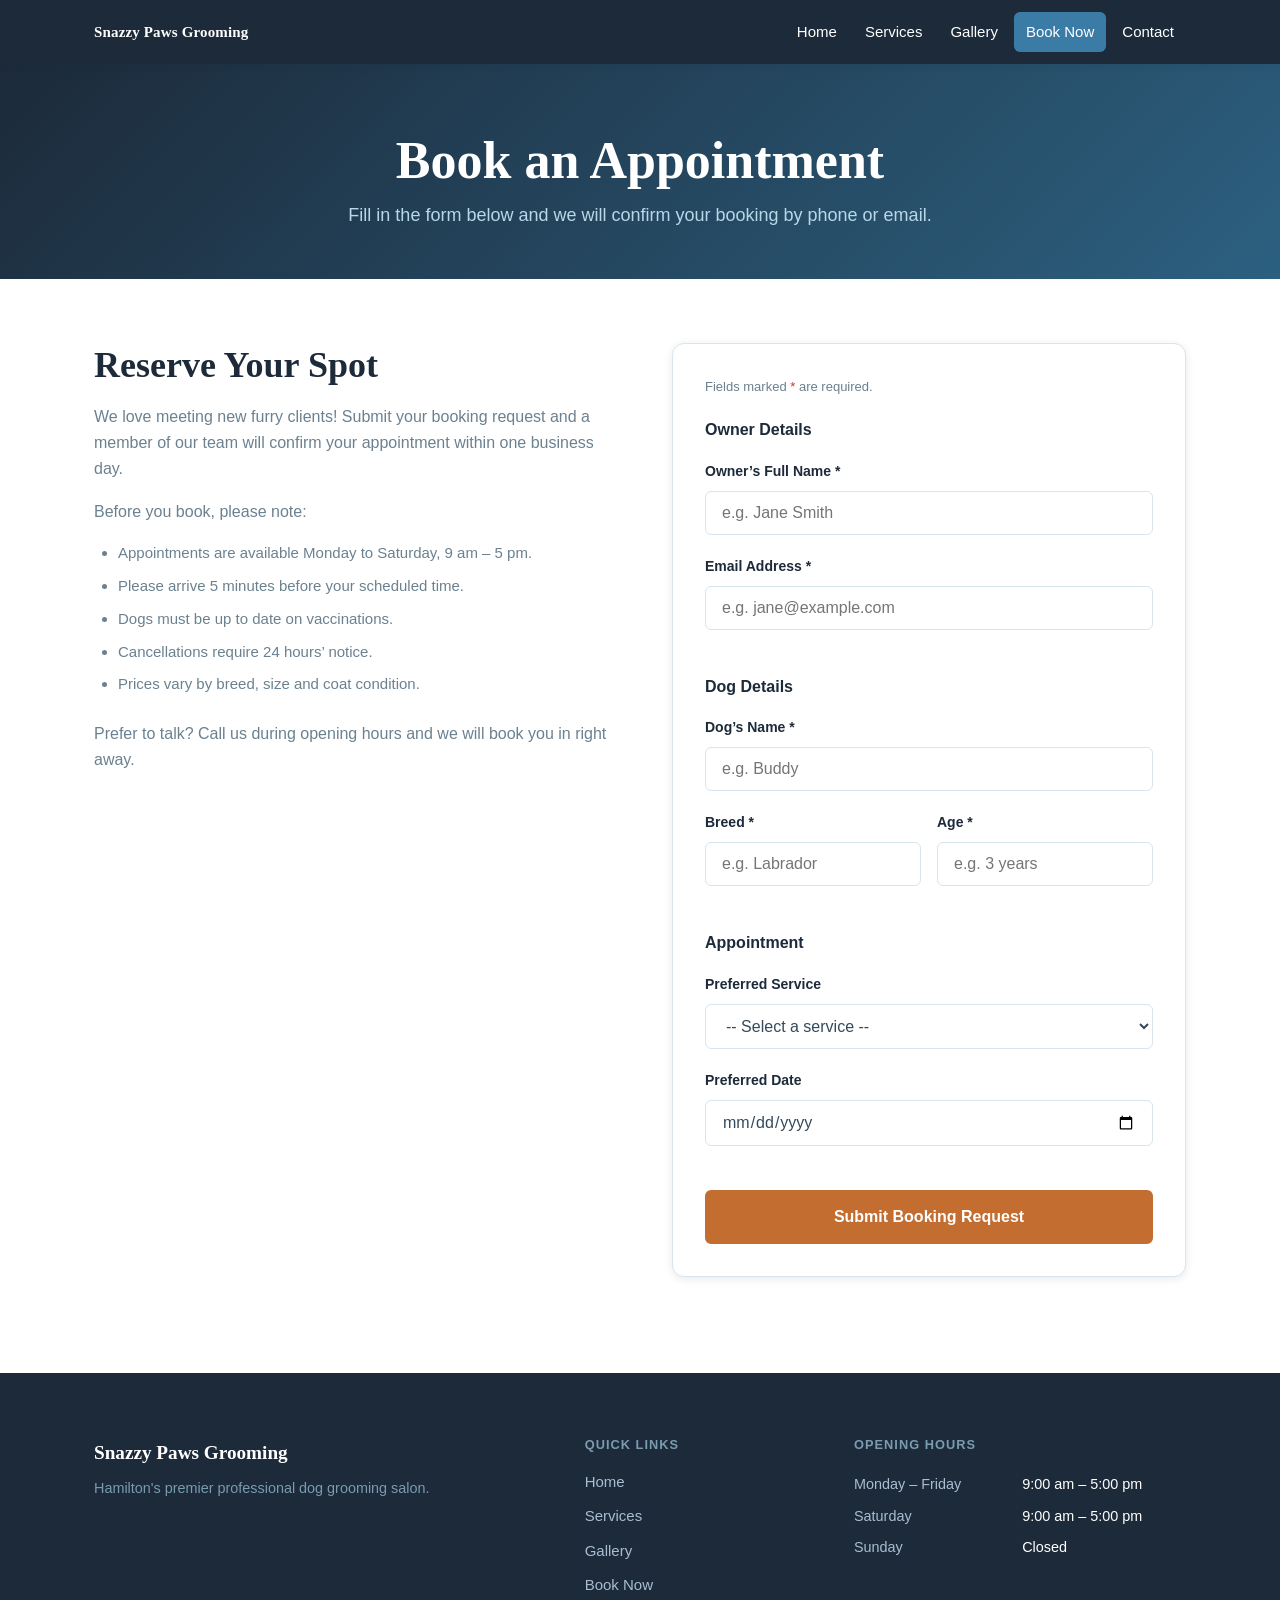
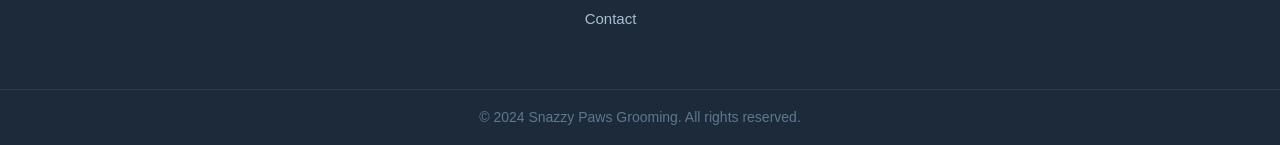
<file: booking.html>
<!DOCTYPE html>
<html lang="en">
  <head>
    <meta charset="UTF-8">
    <meta name="viewport" content="width=device-width, initial-scale=1.0">
    <meta name="description" content="Book a dog grooming appointment online at Snazzy Paws Grooming in Hamilton.">
    <title>Book an Appointment | Snazzy Paws Grooming</title>
    <link rel="stylesheet" href="css/styles.min.css">
  </head>
  <body>

    <a href="#main-content" class="skip-link">Skip to main content</a>

    <!-- ====== HEADER ====== -->
    <header>
      <div class="container header-inner">

        <input type="checkbox" id="nav-check" class="nav-check" aria-hidden="true">
        <label for="nav-check" class="nav-toggle" aria-label="Toggle navigation menu">
          <span></span>
          <span></span>
          <span></span>
        </label>

        <nav aria-label="Primary navigation">
          <a href="index.html" class="logo" aria-label="Snazzy Paws Grooming — go to home page">
            Snazzy Paws Grooming
          </a>
          <ul>
            <li><a href="index.html">Home</a></li>
            <li><a href="services.html">Services</a></li>
            <li><a href="gallery.html">Gallery</a></li>
            <li><a href="booking.html" aria-current="page">Book Now</a></li>
            <li><a href="contact.html">Contact</a></li>
          </ul>
        </nav>

      </div>
    </header>

    <!-- ====== MAIN ====== -->
    <main id="main-content">

      <!-- Page Banner -->
      <section class="page-banner" aria-labelledby="page-title">
        <div class="container">
          <h1 id="page-title">Book an Appointment</h1>
          <p>Fill in the form below and we will confirm your booking by phone or email.</p>
        </div>
      </section>

      <!-- Booking Form -->
      <section class="form-section" aria-labelledby="booking-heading">
        <div class="container">
          <div class="form-layout">

            <!-- Left: intro info -->
            <div class="form-intro">
              <h2 id="booking-heading">Reserve Your Spot</h2>
              <p>
                We love meeting new furry clients! Submit your booking request
                and a member of our team will confirm your appointment within
                one business day.
              </p>
              <p>Before you book, please note:</p>
              <ul>
                <li>Appointments are available Monday to Saturday, 9 am &ndash; 5 pm.</li>
                <li>Please arrive 5 minutes before your scheduled time.</li>
                <li>Dogs must be up to date on vaccinations.</li>
                <li>Cancellations require 24 hours&rsquo; notice.</li>
                <li>Prices vary by breed, size and coat condition.</li>
              </ul>
              <p style="margin-top: 1.5rem;">
                Prefer to talk? Call us during opening hours and we will book
                you in right away.
              </p>
            </div>

            <!-- Right: form card -->
            <div class="card-form">
              <form
                action="#"
                method="post"
                novalidate
                aria-label="Booking request form"
              >
                <p class="required-note">
                  Fields marked <span aria-hidden="true">*</span>
                  <span class="visually-hidden">with an asterisk</span> are required.
                </p>

                <!-- Owner details -->
                <fieldset style="border:none; padding:0; margin-bottom:1.5rem;">
                  <legend style="font-weight:700; color:var(--clr-dark); font-size:1rem; margin-bottom:1rem;">
                    Owner Details
                  </legend>

                  <div class="form-group">
                    <label for="owner-name">Owner&rsquo;s Full Name <span aria-hidden="true">*</span></label>
                    <input
                      type="text"
                      id="owner-name"
                      name="owner_name"
                      autocomplete="name"
                      required
                      aria-required="true"
                      placeholder="e.g. Jane Smith"
                    >
                  </div>

                  <div class="form-group">
                    <label for="owner-email">Email Address <span aria-hidden="true">*</span></label>
                    <input
                      type="email"
                      id="owner-email"
                      name="owner_email"
                      autocomplete="email"
                      required
                      aria-required="true"
                      placeholder="e.g. jane@example.com"
                    >
                  </div>

                </fieldset>

                <!-- Dog details -->
                <fieldset style="border:none; padding:0; margin-bottom:1.5rem;">
                  <legend style="font-weight:700; color:var(--clr-dark); font-size:1rem; margin-bottom:1rem;">
                    Dog Details
                  </legend>

                  <div class="form-group">
                    <label for="dog-name">Dog&rsquo;s Name <span aria-hidden="true">*</span></label>
                    <input
                      type="text"
                      id="dog-name"
                      name="dog_name"
                      required
                      aria-required="true"
                      placeholder="e.g. Buddy"
                    >
                  </div>

                  <div class="form-row">
                    <div class="form-group">
                      <label for="dog-breed">Breed <span aria-hidden="true">*</span></label>
                      <input
                        type="text"
                        id="dog-breed"
                        name="dog_breed"
                        required
                        aria-required="true"
                        placeholder="e.g. Labrador"
                      >
                    </div>

                    <div class="form-group">
                      <label for="dog-age">Age <span aria-hidden="true">*</span></label>
                      <input
                        type="text"
                        id="dog-age"
                        name="dog_age"
                        required
                        aria-required="true"
                        placeholder="e.g. 3 years"
                      >
                    </div>
                  </div>

                </fieldset>

                <!-- Appointment details -->
                <fieldset style="border:none; padding:0; margin-bottom:1.5rem;">
                  <legend style="font-weight:700; color:var(--clr-dark); font-size:1rem; margin-bottom:1rem;">
                    Appointment
                  </legend>

                  <div class="form-group">
                    <label for="service">Preferred Service</label>
                    <select id="service" name="service">
                      <option value="">-- Select a service --</option>
                      <option value="bath-brush">Bath &amp; Brush ($25 &ndash; $50)</option>
                      <option value="haircut">Haircut ($45 &ndash; $85)</option>
                      <option value="nail-trim">Nail Trim ($10 &ndash; $20)</option>
                      <option value="ear-cleaning">Ear Cleaning ($10 &ndash; $15)</option>
                      <option value="teeth-brushing">Teeth Brushing ($10 &ndash; $15)</option>
                      <option value="spa-package">Spa Package ($75 &ndash; $150)</option>
                      <option value="puppy-package">Puppy Package ($30 &ndash; $60)</option>
                      <option value="senior-package">Senior Dog Package ($40 &ndash; $80)</option>
                      <option value="full-grooming">Full Grooming Package ($60 &ndash; $120)</option>
                      <option value="other">Other / Not Sure</option>
                    </select>
                  </div>

                  <div class="form-group">
                    <label for="preferred-date">Preferred Date</label>
                    <input
                      type="date"
                      id="preferred-date"
                      name="preferred_date"
                    >
                  </div>

                </fieldset>

                <button type="submit" class="btn btn-primary form-submit">
                  Submit Booking Request
                </button>

              </form>
            </div><!-- /.card-form -->

          </div><!-- /.form-layout -->
        </div>
      </section>

    </main>

    <!-- ====== FOOTER ====== -->
    <footer>
      <div class="container footer-inner">

        <div class="footer-brand">
          <strong>Snazzy Paws Grooming</strong>
          <p>Hamilton's premier professional dog grooming salon.</p>
        </div>

        <nav class="footer-nav" aria-label="Footer navigation">
          <h3>Quick Links</h3>
          <ul>
            <li><a href="index.html">Home</a></li>
            <li><a href="services.html">Services</a></li>
            <li><a href="gallery.html">Gallery</a></li>
            <li><a href="booking.html">Book Now</a></li>
            <li><a href="contact.html">Contact</a></li>
          </ul>
        </nav>

        <div class="footer-hours-col">
          <h3>Opening Hours</h3>
          <table class="hours-table" aria-label="Salon opening hours">
            <tbody>
              <tr>
                <td>Monday &ndash; Friday</td>
                <td>9:00 am &ndash; 5:00 pm</td>
              </tr>
              <tr>
                <td>Saturday</td>
                <td>9:00 am &ndash; 5:00 pm</td>
              </tr>
              <tr>
                <td>Sunday</td>
                <td>Closed</td>
              </tr>
            </tbody>
          </table>
        </div>

      </div>
      <div class="footer-bottom">
        <p>&copy; 2024 Snazzy Paws Grooming. All rights reserved.</p>
      </div>
    </footer>

  </body>
</html>
</file>
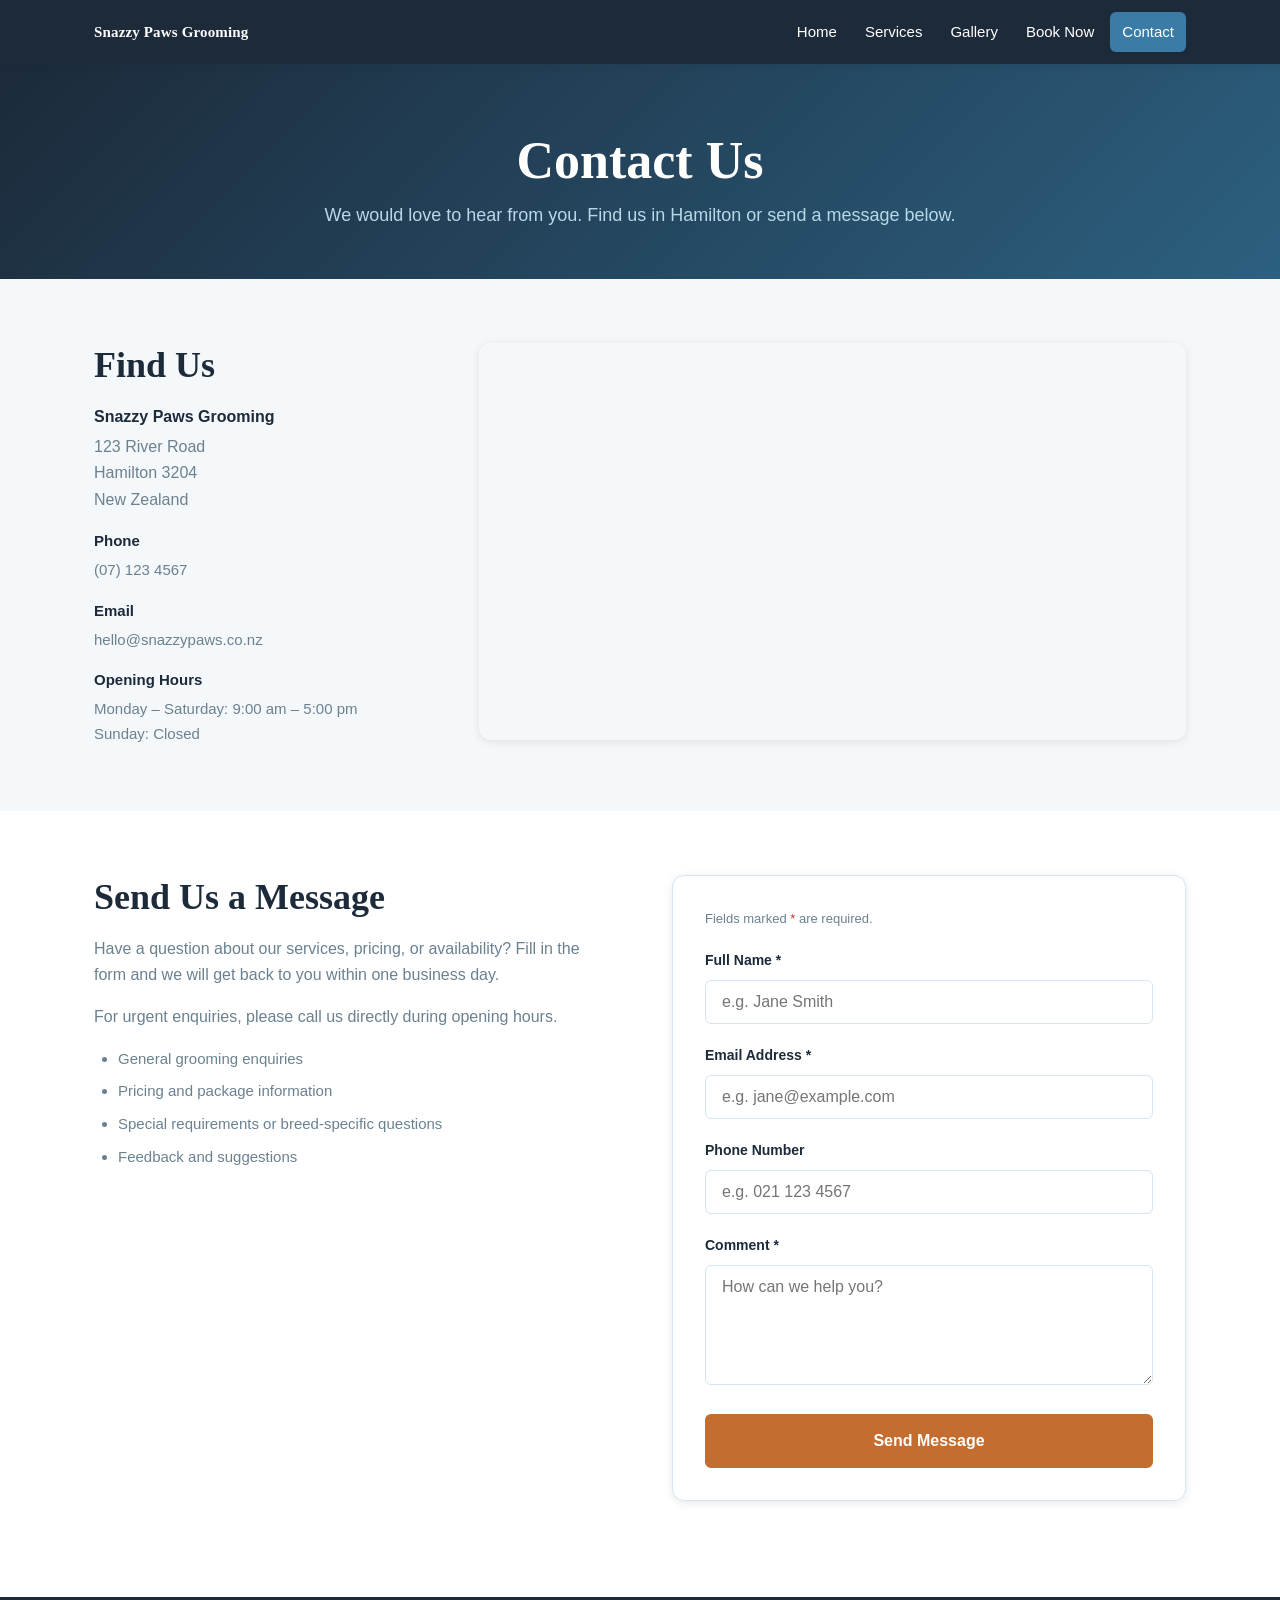
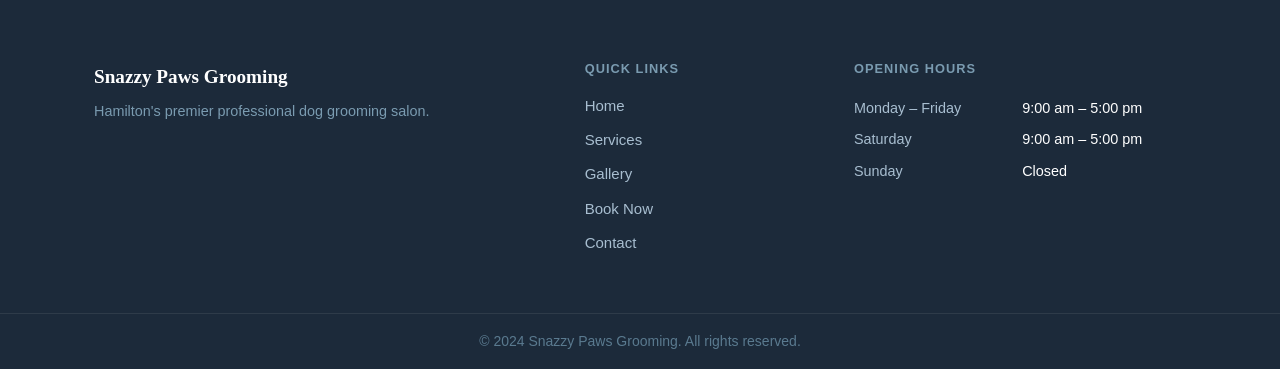
<file: contact.html>
<!DOCTYPE html>
<html lang="en">
  <head>
    <meta charset="UTF-8">
    <meta name="viewport" content="width=device-width, initial-scale=1.0">
    <meta name="description" content="Contact Snazzy Paws Grooming in Hamilton. Find our location, opening hours, and send us a message.">
    <title>Contact Us | Snazzy Paws Grooming</title>
    <link rel="stylesheet" href="css/styles.min.css">
  </head>
  <body>

    <a href="#main-content" class="skip-link">Skip to main content</a>

    <!-- ====== HEADER ====== -->
    <header>
      <div class="container header-inner">

        <input type="checkbox" id="nav-check" class="nav-check" aria-hidden="true">
        <label for="nav-check" class="nav-toggle" aria-label="Toggle navigation menu">
          <span></span>
          <span></span>
          <span></span>
        </label>

        <nav aria-label="Primary navigation">
          <a href="index.html" class="logo" aria-label="Snazzy Paws Grooming — go to home page">
            Snazzy Paws Grooming
          </a>
          <ul>
            <li><a href="index.html">Home</a></li>
            <li><a href="services.html">Services</a></li>
            <li><a href="gallery.html">Gallery</a></li>
            <li><a href="booking.html">Book Now</a></li>
            <li><a href="contact.html" aria-current="page">Contact</a></li>
          </ul>
        </nav>

      </div>
    </header>

    <!-- ====== MAIN ====== -->
    <main id="main-content">

      <!-- Page Banner -->
      <section class="page-banner" aria-labelledby="page-title">
        <div class="container">
          <h1 id="page-title">Contact Us</h1>
          <p>We would love to hear from you. Find us in Hamilton or send a message below.</p>
        </div>
      </section>

      <!-- Map Section -->
      <section class="map-section" aria-labelledby="location-heading">
        <div class="container">
          <div class="map-inner">

            <div class="map-details">
              <h2 id="location-heading">Find Us</h2>

              <address>
                <strong>Snazzy Paws Grooming</strong>
                123 River Road<br>
                Hamilton 3204<br>
                New Zealand
              </address>

              <p>
                <strong>Phone</strong>
                (07) 123 4567
              </p>

              <p>
                <strong>Email</strong>
                hello@snazzypaws.co.nz
              </p>

              <p>
                <strong>Opening Hours</strong>
                Monday &ndash; Saturday: 9:00 am &ndash; 5:00 pm<br>
                Sunday: Closed
              </p>
            </div>

            <div class="map-embed">
              <iframe
                src="https://www.google.com/maps/embed?pb=!1m18!1m12!1m3!1d3161.6!2d175.2791388!3d-37.7869966!2m3!1f0!2f0!3f0!3m2!1i1024!2i768!4f13.1!3m3!1m2!1s0x6d6d18c823d97769%3A0x500ef8684799420!2sHamilton%2C%20New%20Zealand!5e0!3m2!1sen!2snz!4v1700000000000"
                allowfullscreen=""
                loading="lazy"
                referrerpolicy="no-referrer-when-downgrade"
                title="Map showing Snazzy Paws Grooming location in Hamilton, New Zealand"
              ></iframe>
            </div>

          </div>
        </div>
      </section>

      <!-- Contact Form -->
      <section class="form-section" aria-labelledby="contact-heading">
        <div class="container">
          <div class="form-layout">

            <!-- Left: intro -->
            <div class="form-intro">
              <h2 id="contact-heading">Send Us a Message</h2>
              <p>
                Have a question about our services, pricing, or availability?
                Fill in the form and we will get back to you within one business day.
              </p>
              <p>
                For urgent enquiries, please call us directly during opening hours.
              </p>
              <ul>
                <li>General grooming enquiries</li>
                <li>Pricing and package information</li>
                <li>Special requirements or breed-specific questions</li>
                <li>Feedback and suggestions</li>
              </ul>
            </div>

            <!-- Right: form card -->
            <div class="card-form">
              <form
                action="#"
                method="post"
                novalidate
                aria-label="Contact form"
              >
                <p class="required-note">
                  Fields marked <span aria-hidden="true">*</span>
                  <span class="visually-hidden">with an asterisk</span> are required.
                </p>

                <div class="form-group">
                  <label for="contact-name">Full Name <span aria-hidden="true">*</span></label>
                  <input
                    type="text"
                    id="contact-name"
                    name="name"
                    autocomplete="name"
                    required
                    aria-required="true"
                    placeholder="e.g. Jane Smith"
                  >
                </div>

                <div class="form-group">
                  <label for="contact-email">Email Address <span aria-hidden="true">*</span></label>
                  <input
                    type="email"
                    id="contact-email"
                    name="email"
                    autocomplete="email"
                    required
                    aria-required="true"
                    placeholder="e.g. jane@example.com"
                  >
                </div>

                <div class="form-group">
                  <label for="contact-phone">Phone Number</label>
                  <input
                    type="tel"
                    id="contact-phone"
                    name="phone"
                    autocomplete="tel"
                    placeholder="e.g. 021 123 4567"
                  >
                </div>

                <div class="form-group">
                  <label for="contact-comment">Comment <span aria-hidden="true">*</span></label>
                  <textarea
                    id="contact-comment"
                    name="comment"
                    required
                    aria-required="true"
                    placeholder="How can we help you?"
                  ></textarea>
                </div>

                <button type="submit" class="btn btn-primary form-submit">
                  Send Message
                </button>

              </form>
            </div><!-- /.card-form -->

          </div><!-- /.form-layout -->
        </div>
      </section>

    </main>

    <!-- ====== FOOTER ====== -->
    <footer>
      <div class="container footer-inner">

        <div class="footer-brand">
          <strong>Snazzy Paws Grooming</strong>
          <p>Hamilton's premier professional dog grooming salon.</p>
        </div>

        <nav class="footer-nav" aria-label="Footer navigation">
          <h3>Quick Links</h3>
          <ul>
            <li><a href="index.html">Home</a></li>
            <li><a href="services.html">Services</a></li>
            <li><a href="gallery.html">Gallery</a></li>
            <li><a href="booking.html">Book Now</a></li>
            <li><a href="contact.html">Contact</a></li>
          </ul>
        </nav>

        <div class="footer-hours-col">
          <h3>Opening Hours</h3>
          <table class="hours-table" aria-label="Salon opening hours">
            <tbody>
              <tr>
                <td>Monday &ndash; Friday</td>
                <td>9:00 am &ndash; 5:00 pm</td>
              </tr>
              <tr>
                <td>Saturday</td>
                <td>9:00 am &ndash; 5:00 pm</td>
              </tr>
              <tr>
                <td>Sunday</td>
                <td>Closed</td>
              </tr>
            </tbody>
          </table>
        </div>

      </div>
      <div class="footer-bottom">
        <p>&copy; 2024 Snazzy Paws Grooming. All rights reserved.</p>
      </div>
    </footer>

  </body>
</html>
</file>
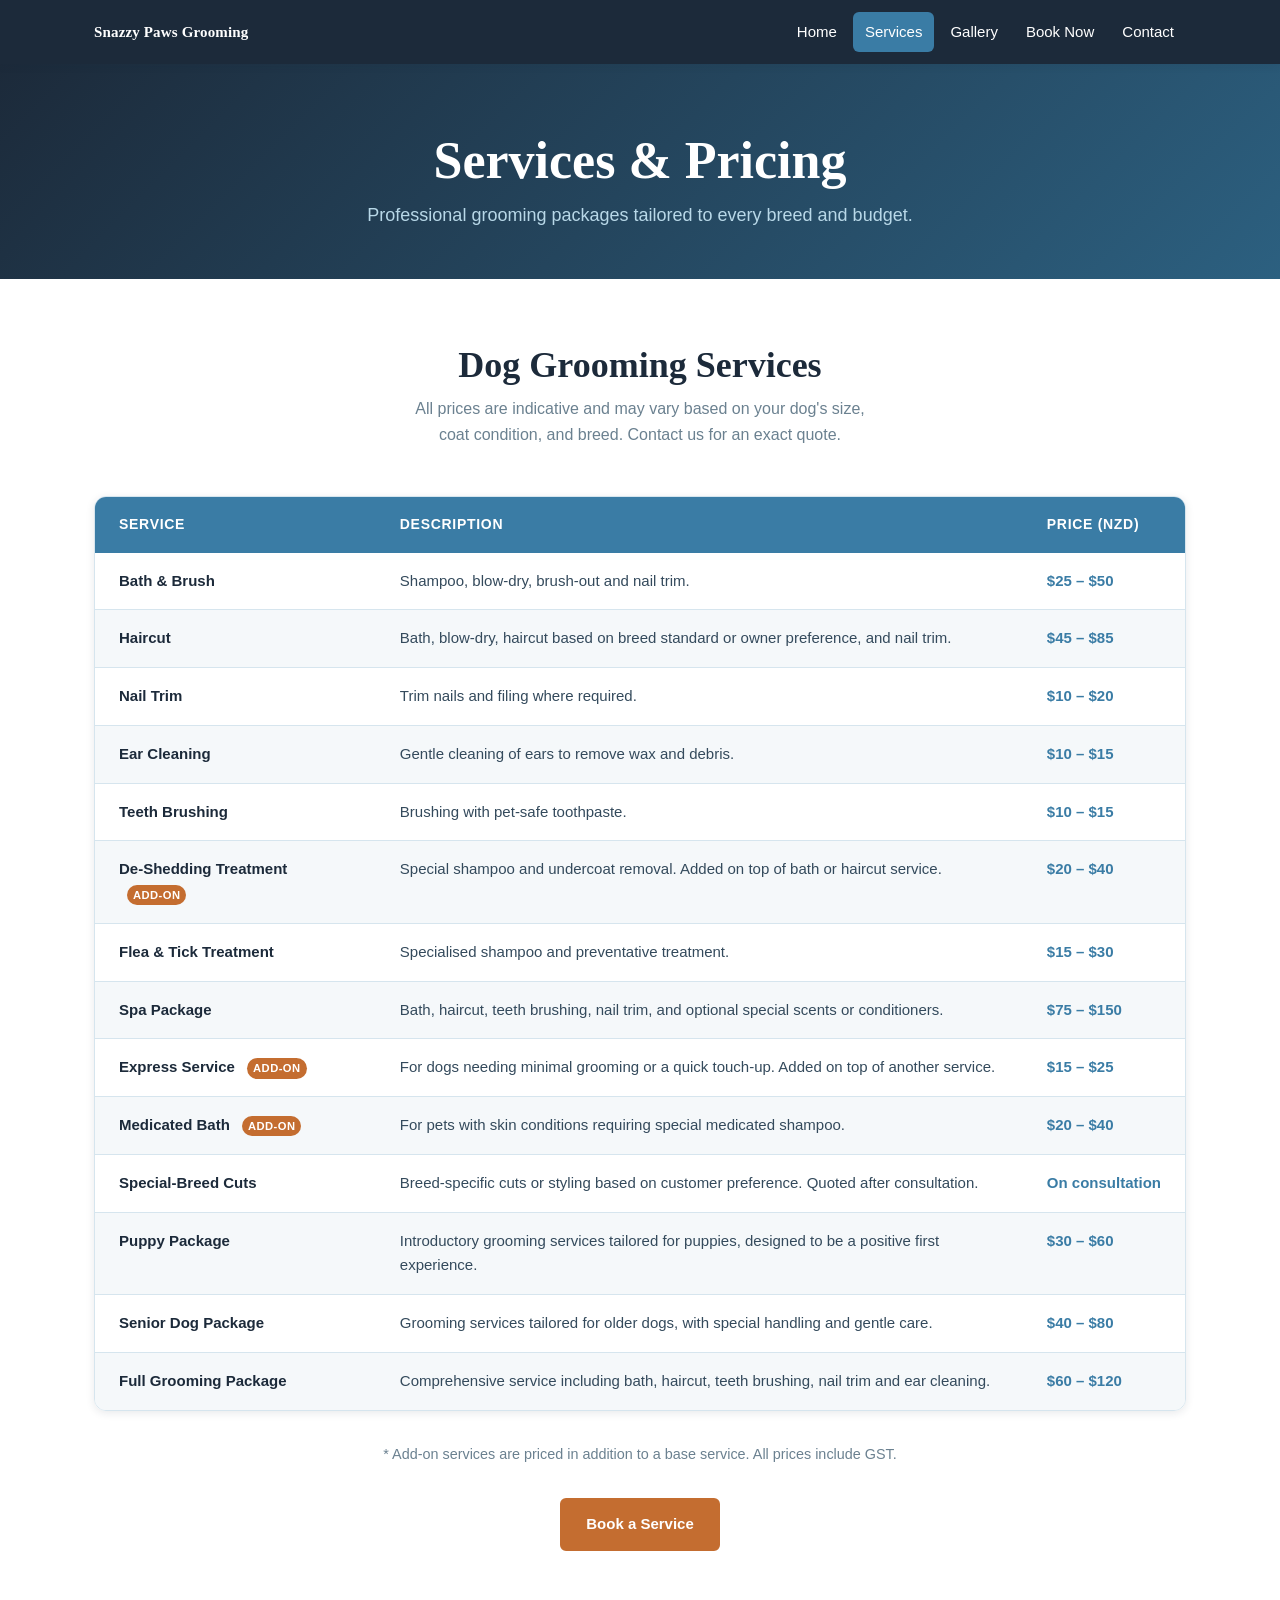
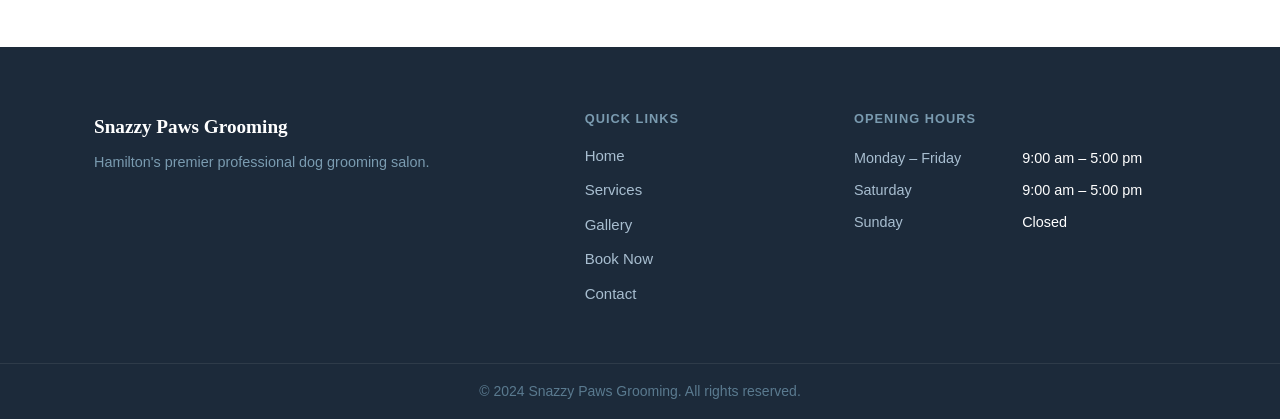
<file: services.html>
<!DOCTYPE html>
<html lang="en">
  <head>
    <meta charset="UTF-8">
    <meta name="viewport" content="width=device-width, initial-scale=1.0">
    <meta name="description" content="Snazzy Paws Grooming services and pricing — baths, haircuts, nail trims, spa packages and more.">
    <title>Services &amp; Pricing | Snazzy Paws Grooming</title>
    <link rel="stylesheet" href="css/styles.min.css">
  </head>
  <body>

    <a href="#main-content" class="skip-link">Skip to main content</a>

    <!-- ====== HEADER ====== -->
    <header>
      <div class="container header-inner">

        <input type="checkbox" id="nav-check" class="nav-check" aria-hidden="true">
        <label for="nav-check" class="nav-toggle" aria-label="Toggle navigation menu">
          <span></span>
          <span></span>
          <span></span>
        </label>

        <nav aria-label="Primary navigation">
          <a href="index.html" class="logo" aria-label="Snazzy Paws Grooming — go to home page">
            Snazzy Paws Grooming
          </a>
          <ul>
            <li><a href="index.html">Home</a></li>
            <li><a href="services.html" aria-current="page">Services</a></li>
            <li><a href="gallery.html">Gallery</a></li>
            <li><a href="booking.html">Book Now</a></li>
            <li><a href="contact.html">Contact</a></li>
          </ul>
        </nav>

      </div>
    </header>

    <!-- ====== MAIN ====== -->
    <main id="main-content">

      <!-- Page Banner -->
      <section class="page-banner" aria-labelledby="page-title">
        <div class="container">
          <h1 id="page-title">Services &amp; Pricing</h1>
          <p>Professional grooming packages tailored to every breed and budget.</p>
        </div>
      </section>

      <!-- Services Table -->
      <section class="services-section" aria-labelledby="services-table-heading">
        <div class="container">

          <h2 id="services-table-heading" class="section-heading">Dog Grooming Services</h2>
          <p class="section-lead">
            All prices are indicative and may vary based on your dog's size, coat condition,
            and breed. Contact us for an exact quote.
          </p>

          <div class="table-wrapper">
            <table class="services-table" aria-label="Grooming services and pricing">
              <thead>
                <tr>
                  <th scope="col">Service</th>
                  <th scope="col">Description</th>
                  <th scope="col">Price (NZD)</th>
                </tr>
              </thead>
              <tbody>
                <tr>
                  <td>Bath &amp; Brush</td>
                  <td>Shampoo, blow-dry, brush-out and nail trim.</td>
                  <td>$25 &ndash; $50</td>
                </tr>
                <tr>
                  <td>Haircut</td>
                  <td>
                    Bath, blow-dry, haircut based on breed standard or
                    owner preference, and nail trim.
                  </td>
                  <td>$45 &ndash; $85</td>
                </tr>
                <tr>
                  <td>Nail Trim</td>
                  <td>Trim nails and filing where required.</td>
                  <td>$10 &ndash; $20</td>
                </tr>
                <tr>
                  <td>Ear Cleaning</td>
                  <td>Gentle cleaning of ears to remove wax and debris.</td>
                  <td>$10 &ndash; $15</td>
                </tr>
                <tr>
                  <td>Teeth Brushing</td>
                  <td>Brushing with pet-safe toothpaste.</td>
                  <td>$10 &ndash; $15</td>
                </tr>
                <tr>
                  <td>
                    De-Shedding Treatment
                    <span class="badge-addon">Add-on</span>
                  </td>
                  <td>
                    Special shampoo and undercoat removal.
                    Added on top of bath or haircut service.
                  </td>
                  <td>$20 &ndash; $40</td>
                </tr>
                <tr>
                  <td>Flea &amp; Tick Treatment</td>
                  <td>Specialised shampoo and preventative treatment.</td>
                  <td>$15 &ndash; $30</td>
                </tr>
                <tr>
                  <td>Spa Package</td>
                  <td>
                    Bath, haircut, teeth brushing, nail trim, and
                    optional special scents or conditioners.
                  </td>
                  <td>$75 &ndash; $150</td>
                </tr>
                <tr>
                  <td>
                    Express Service
                    <span class="badge-addon">Add-on</span>
                  </td>
                  <td>
                    For dogs needing minimal grooming or a quick touch-up.
                    Added on top of another service.
                  </td>
                  <td>$15 &ndash; $25</td>
                </tr>
                <tr>
                  <td>
                    Medicated Bath
                    <span class="badge-addon">Add-on</span>
                  </td>
                  <td>
                    For pets with skin conditions requiring special
                    medicated shampoo.
                  </td>
                  <td>$20 &ndash; $40</td>
                </tr>
                <tr>
                  <td>Special-Breed Cuts</td>
                  <td>
                    Breed-specific cuts or styling based on customer
                    preference. Quoted after consultation.
                  </td>
                  <td>On consultation</td>
                </tr>
                <tr>
                  <td>Puppy Package</td>
                  <td>
                    Introductory grooming services tailored for puppies,
                    designed to be a positive first experience.
                  </td>
                  <td>$30 &ndash; $60</td>
                </tr>
                <tr>
                  <td>Senior Dog Package</td>
                  <td>
                    Grooming services tailored for older dogs, with
                    special handling and gentle care.
                  </td>
                  <td>$40 &ndash; $80</td>
                </tr>
                <tr>
                  <td>Full Grooming Package</td>
                  <td>
                    Comprehensive service including bath, haircut,
                    teeth brushing, nail trim and ear cleaning.
                  </td>
                  <td>$60 &ndash; $120</td>
                </tr>
              </tbody>
            </table>
          </div><!-- /.table-wrapper -->

          <p class="text-center mb-8" style="margin-top:2rem; color: var(--clr-muted); font-size:0.9rem;">
            * Add-on services are priced in addition to a base service. All prices include GST.
          </p>

          <div class="text-center">
            <a href="booking.html" class="btn btn-primary">Book a Service</a>
          </div>

        </div>
      </section>

    </main>

    <!-- ====== FOOTER ====== -->
    <footer>
      <div class="container footer-inner">

        <div class="footer-brand">
          <strong>Snazzy Paws Grooming</strong>
          <p>Hamilton's premier professional dog grooming salon.</p>
        </div>

        <nav class="footer-nav" aria-label="Footer navigation">
          <h3>Quick Links</h3>
          <ul>
            <li><a href="index.html">Home</a></li>
            <li><a href="services.html">Services</a></li>
            <li><a href="gallery.html">Gallery</a></li>
            <li><a href="booking.html">Book Now</a></li>
            <li><a href="contact.html">Contact</a></li>
          </ul>
        </nav>

        <div class="footer-hours-col">
          <h3>Opening Hours</h3>
          <table class="hours-table" aria-label="Salon opening hours">
            <tbody>
              <tr>
                <td>Monday &ndash; Friday</td>
                <td>9:00 am &ndash; 5:00 pm</td>
              </tr>
              <tr>
                <td>Saturday</td>
                <td>9:00 am &ndash; 5:00 pm</td>
              </tr>
              <tr>
                <td>Sunday</td>
                <td>Closed</td>
              </tr>
            </tbody>
          </table>
        </div>

      </div>
      <div class="footer-bottom">
        <p>&copy; 2024 Snazzy Paws Grooming. All rights reserved.</p>
      </div>
    </footer>

  </body>
</html>
</file>
<file: css/styles.min.css>
:root{--clr-primary:#3A7CA5;--clr-primary-dark:#2C6080;--clr-primary-light:#E8F4F8;--clr-accent:#C46D30;--clr-dark:#1C2A3A;--clr-body:#344A5C;--clr-muted:#6B8190;--clr-light:#F5F8FA;--clr-white:#FFFFFF;--clr-border:#D6E5EE;--font-heading:Georgia,'Times New Roman',serif;--font-body:'Helvetica Neue',Arial,sans-serif;--line-height:1.65;--sp-1:0.25rem;--sp-2:0.5rem;--sp-3:0.75rem;--sp-4:1rem;--sp-5:1.25rem;--sp-6:1.5rem;--sp-8:2rem;--sp-12:3rem;--sp-16:4rem;--sp-24:6rem;--container-max:1140px;--nav-height:4rem;--radius:0.375rem;--radius-lg:0.75rem;--shadow:0 2px 8px rgba(28,42,58,0.10);--shadow-lg:0 6px 24px rgba(28,42,58,0.14);--transition:0.2s ease}*,*::before,*::after{box-sizing:border-box;margin:0;padding:0}html{font-size:100%;scroll-behavior:smooth}body{font-family:var(--font-body);font-size:1rem;line-height:var(--line-height);color:var(--clr-body);background-color:var(--clr-white)}img{display:block;max-width:100%;height:auto}a{color:var(--clr-primary);text-decoration:underline;transition:color var(--transition)}a:hover,a:focus{color:var(--clr-primary-dark)}ul{list-style:none}table{border-collapse:collapse;width:100%}.skip-link{position:absolute;top:-4rem;left:0;background:var(--clr-dark);color:var(--clr-white);padding:var(--sp-2) var(--sp-4);z-index:9999;border-radius:0 0 var(--radius) 0;text-decoration:none;font-weight:700;transition:top var(--transition)}.skip-link:focus{top:0}.container{width:100%;max-width:var(--container-max);margin-inline:auto;padding-inline:var(--sp-6)}h1,h2,h3,h4,h5,h6{font-family:var(--font-heading);color:var(--clr-dark);line-height:1.25;margin-bottom:var(--sp-4)}h1{font-size:clamp(2rem,5vw,3.25rem)}h2{font-size:clamp(1.5rem,4vw,2.25rem)}h3{font-size:clamp(1.1rem,3vw,1.5rem)}p{margin-bottom:var(--sp-4)}p:last-child{margin-bottom:0}.section-heading{text-align:center;margin-bottom:var(--sp-2)}.section-lead{text-align:center;color:var(--clr-muted);max-width:52ch;margin-inline:auto;margin-bottom:var(--sp-12)}.btn{display:inline-block;padding:var(--sp-3) var(--sp-6);border-radius:var(--radius);font-family:var(--font-body);font-size:0.9375rem;font-weight:700;text-decoration:none;cursor:pointer;border:2px solid transparent;transition:background-color var(--transition),border-color var(--transition),color var(--transition),transform var(--transition)}.btn:focus-visible{outline:3px solid var(--clr-primary);outline-offset:3px}.btn-primary{background-color:var(--clr-accent);color:var(--clr-white);border-color:var(--clr-accent)}.btn-primary:hover,.btn-primary:focus{background-color:#a85a24;border-color:#a85a24;color:var(--clr-white);transform:translateY(-2px)}.btn-outline{background-color:transparent;color:var(--clr-white);border-color:var(--clr-white)}.btn-outline:hover,.btn-outline:focus{background-color:var(--clr-white);color:var(--clr-primary)}header{position:sticky;top:0;z-index:100;background-color:var(--clr-dark);box-shadow:var(--shadow)}.header-inner{display:flex;align-items:center;min-height:var(--nav-height);flex-wrap:wrap;gap:var(--sp-2);position:relative}.logo{font-family:var(--font-heading);font-size:1.25rem;font-weight:700;color:var(--clr-white);text-decoration:none;letter-spacing:0.01em;flex-shrink:0;padding-block:var(--sp-3)}.logo:hover,.logo:focus{color:var(--clr-primary-light)}.nav-check{position:absolute;opacity:0;width:0;height:0;pointer-events:none}.nav-toggle{display:none;flex-direction:column;justify-content:center;gap:5px;width:2.5rem;height:2.5rem;cursor:pointer;padding:var(--sp-2);border-radius:var(--radius);order:2;flex-shrink:0}.nav-toggle span{display:block;width:100%;height:2px;background-color:var(--clr-white);border-radius:2px;transition:transform var(--transition),opacity var(--transition)}.nav-check:checked ~ .nav-toggle span:nth-child(1){transform:translateY(7px) rotate(45deg)}.nav-check:checked ~ .nav-toggle span:nth-child(2){opacity:0;transform:scaleX(0)}.nav-check:checked ~ .nav-toggle span:nth-child(3){transform:translateY(-7px) rotate(-45deg)}nav[aria-label="Primary navigation"]{flex:1;order:1;display:flex;align-items:center;justify-content:space-between}nav[aria-label="Primary navigation"] .logo{padding:var(--sp-3) 0}nav[aria-label="Primary navigation"] .logo:hover,nav[aria-label="Primary navigation"] .logo:focus{background-color:transparent;color:var(--clr-primary-light)}nav[aria-label="Primary navigation"] ul{display:flex;gap:var(--sp-1)}nav[aria-label="Primary navigation"] a{display:block;padding:var(--sp-2) var(--sp-3);color:var(--clr-white);text-decoration:none;border-radius:var(--radius);font-size:0.9375rem;transition:background-color var(--transition)}nav[aria-label="Primary navigation"] a:hover,nav[aria-label="Primary navigation"] a:focus,nav[aria-label="Primary navigation"] a[aria-current="page"]{background-color:var(--clr-primary)}@media (max-width:767px){.nav-toggle{display:flex}nav[aria-label="Primary navigation"]{flex-wrap:wrap}nav[aria-label="Primary navigation"] ul{width:100%;max-height:0;overflow:hidden;flex-direction:column;transition:max-height 0.3s ease;padding-bottom:0}.nav-check:checked ~ nav[aria-label="Primary navigation"] ul{max-height:20rem;padding-bottom:var(--sp-4)}nav[aria-label="Primary navigation"] a{padding:var(--sp-3) var(--sp-4);border-radius:var(--radius)}}@media (min-width:768px){.nav-toggle{display:none}}.hero{position:relative;overflow:hidden;background-color:var(--clr-dark)}.hero-img{width:100%;height:clamp(260px,50vw,520px);object-fit:cover;object-position:center;opacity:0.55}.hero-content{position:absolute;inset:0;display:flex;align-items:center}.hero-content h1{color:var(--clr-white);margin-bottom:var(--sp-4)}.hero-content p{color:#d9ecf5;font-size:clamp(1rem,2.5vw,1.25rem);margin-bottom:var(--sp-8);max-width:48ch}.hero-actions{display:flex;flex-wrap:wrap;gap:var(--sp-4)}.page-banner{background:linear-gradient(135deg,var(--clr-dark) 0%,var(--clr-primary-dark) 100%);padding:var(--sp-16) 0 var(--sp-12);text-align:center}.page-banner h1{color:var(--clr-white);margin-bottom:var(--sp-2)}.page-banner p{color:#b8d8e8;font-size:1.125rem;margin:0}.features{padding:var(--sp-24) 0;background-color:var(--clr-white)}.features-grid{display:grid;grid-template-columns:repeat(auto-fit,minmax(220px,1fr));gap:var(--sp-8);margin-top:var(--sp-12)}.feature-card{background:var(--clr-light);border-radius:var(--radius-lg);padding:var(--sp-8) var(--sp-6);text-align:center;border:1px solid var(--clr-border);transition:box-shadow var(--transition),transform var(--transition)}.feature-card:hover{box-shadow:var(--shadow-lg);transform:translateY(-4px)}.feature-icon{font-size:2.5rem;margin-bottom:var(--sp-4);line-height:1}.feature-card h3{margin-bottom:var(--sp-2)}.feature-card p{color:var(--clr-muted);font-size:0.9375rem}.about{background-color:var(--clr-light);padding:var(--sp-24) 0}.about-inner{display:grid;grid-template-columns:1fr 1fr;gap:var(--sp-16);align-items:center}.about-text h2{margin-bottom:var(--sp-4)}.about-text p{color:var(--clr-muted);margin-bottom:var(--sp-4)}.about-image img{border-radius:var(--radius-lg);box-shadow:var(--shadow-lg);width:100%;object-fit:cover;aspect-ratio:4 / 3}@media (max-width:767px){.about-inner{grid-template-columns:1fr}.about-image{order:-1}}.services-section{padding:var(--sp-16) 0 var(--sp-24)}.table-wrapper{overflow-x:auto;border-radius:var(--radius-lg);box-shadow:var(--shadow);border:1px solid var(--clr-border)}.services-table{min-width:560px}.services-table thead{background-color:var(--clr-primary);color:var(--clr-white)}.services-table thead th{padding:var(--sp-4) var(--sp-6);text-align:left;font-family:var(--font-body);font-weight:700;font-size:0.875rem;text-transform:uppercase;letter-spacing:0.05em;color:var(--clr-white)}.services-table tbody tr{border-bottom:1px solid var(--clr-border);transition:background-color var(--transition)}.services-table tbody tr:last-child{border-bottom:none}.services-table tbody tr:nth-child(even){background-color:var(--clr-light)}.services-table tbody tr:hover{background-color:var(--clr-primary-light)}.services-table td{padding:var(--sp-4) var(--sp-6);vertical-align:top;font-size:0.9375rem}.services-table td:first-child{font-weight:600;color:var(--clr-dark)}.services-table td:last-child{white-space:nowrap;font-weight:700;color:var(--clr-primary)}.badge-addon{display:inline-block;background-color:var(--clr-accent);color:var(--clr-white);font-size:0.7rem;font-weight:700;padding:1px 6px;border-radius:99px;text-transform:uppercase;letter-spacing:0.04em;vertical-align:middle;margin-left:var(--sp-2)}.gallery-section{padding:var(--sp-16) 0 var(--sp-24)}.gallery-grid{display:grid;grid-template-columns:repeat(4,1fr);gap:var(--sp-3)}.gallery-item{aspect-ratio:1;overflow:hidden;border-radius:var(--radius);background-color:var(--clr-light)}.gallery-item img{width:100%;height:100%;object-fit:cover;transition:transform 0.4s ease}.gallery-item:hover img{transform:scale(1.06)}@media (max-width:767px){.gallery-grid{grid-template-columns:repeat(2,1fr)}}@media (max-width:480px){.gallery-grid{grid-template-columns:repeat(2,1fr);gap:var(--sp-2)}}.form-section{padding:var(--sp-16) 0 var(--sp-24)}.form-layout{display:grid;grid-template-columns:1fr 1fr;gap:var(--sp-16);align-items:start}.form-intro h2{margin-bottom:var(--sp-4)}.form-intro p{color:var(--clr-muted)}.form-intro ul{list-style:disc;padding-left:var(--sp-6);color:var(--clr-muted);font-size:0.9375rem}.form-intro li{margin-bottom:var(--sp-2)}.card-form{background:var(--clr-white);border:1px solid var(--clr-border);border-radius:var(--radius-lg);padding:var(--sp-8);box-shadow:var(--shadow)}.form-group{margin-bottom:var(--sp-5)}.form-group label{display:block;font-weight:600;font-size:0.875rem;color:var(--clr-dark);margin-bottom:var(--sp-2)}.form-group input,.form-group select,.form-group textarea{width:100%;padding:var(--sp-3) var(--sp-4);border:1px solid var(--clr-border);border-radius:var(--radius);font-family:var(--font-body);font-size:1rem;color:var(--clr-body);background-color:var(--clr-white);transition:border-color var(--transition),box-shadow var(--transition)}.form-group input:focus,.form-group select:focus,.form-group textarea:focus{outline:none;border-color:var(--clr-primary);box-shadow:0 0 0 3px rgba(58,124,165,0.2)}.form-group textarea{resize:vertical;min-height:120px}.form-row{display:grid;grid-template-columns:1fr 1fr;gap:var(--sp-4)}.required-note{font-size:0.8125rem;color:var(--clr-muted);margin-bottom:var(--sp-5)}.required-note span{color:#c0392b}.form-submit{width:100%;padding:var(--sp-4);font-size:1rem}@media (max-width:767px){.form-layout{grid-template-columns:1fr}.form-row{grid-template-columns:1fr}}.map-section{background-color:var(--clr-light);padding:var(--sp-16) 0}.map-inner{display:grid;grid-template-columns:1fr 2fr;gap:var(--sp-8);align-items:start}.map-details h2{margin-bottom:var(--sp-4)}.map-details address{font-style:normal;color:var(--clr-muted);margin-bottom:var(--sp-4)}.map-details p{color:var(--clr-muted);font-size:0.9375rem}.map-details strong{color:var(--clr-dark);display:block;margin-bottom:var(--sp-1)}.map-embed{border-radius:var(--radius-lg);overflow:hidden;box-shadow:var(--shadow);aspect-ratio:16 / 9}.map-embed iframe{width:100%;height:100%;border:0;display:block}@media (max-width:767px){.map-inner{grid-template-columns:1fr}}footer{background-color:var(--clr-dark);color:#a8bed0}.footer-inner{display:grid;grid-template-columns:2fr 1fr 1.5fr;gap:var(--sp-12);padding-top:var(--sp-16);padding-bottom:var(--sp-12)}.footer-brand strong{display:block;font-family:var(--font-heading);font-size:1.2rem;color:var(--clr-white);margin-bottom:var(--sp-2)}.footer-brand p{font-size:0.9rem;color:#7a9bb0}.footer-nav h3,.footer-hours-col h3{font-family:var(--font-body);font-size:0.8rem;font-weight:700;text-transform:uppercase;letter-spacing:0.08em;color:#7a9bb0;margin-bottom:var(--sp-4)}.footer-nav ul li{margin-bottom:var(--sp-2)}.footer-nav a{color:#a8bed0;text-decoration:none;font-size:0.9375rem;transition:color var(--transition)}.footer-nav a:hover,.footer-nav a:focus{color:var(--clr-white)}.hours-table{font-size:0.9rem;color:#a8bed0}.hours-table td{padding:var(--sp-1) 0;vertical-align:top}.hours-table td:first-child{padding-right:var(--sp-4);white-space:nowrap}.hours-table td:last-child{color:var(--clr-white)}.footer-bottom{border-top:1px solid rgba(255,255,255,0.08);padding:var(--sp-4) 0;text-align:center;font-size:0.875rem;color:#5a7a8f}@media (max-width:767px){.footer-inner{grid-template-columns:1fr 1fr;gap:var(--sp-8)}.footer-brand{grid-column:1 / -1}}@media (max-width:480px){.footer-inner{grid-template-columns:1fr}}.visually-hidden{position:absolute;width:1px;height:1px;padding:0;margin:-1px;overflow:hidden;clip:rect(0,0,0,0);white-space:nowrap;border:0}.text-center{text-align:center}.mb-8{margin-bottom:var(--sp-8)}
</file>
